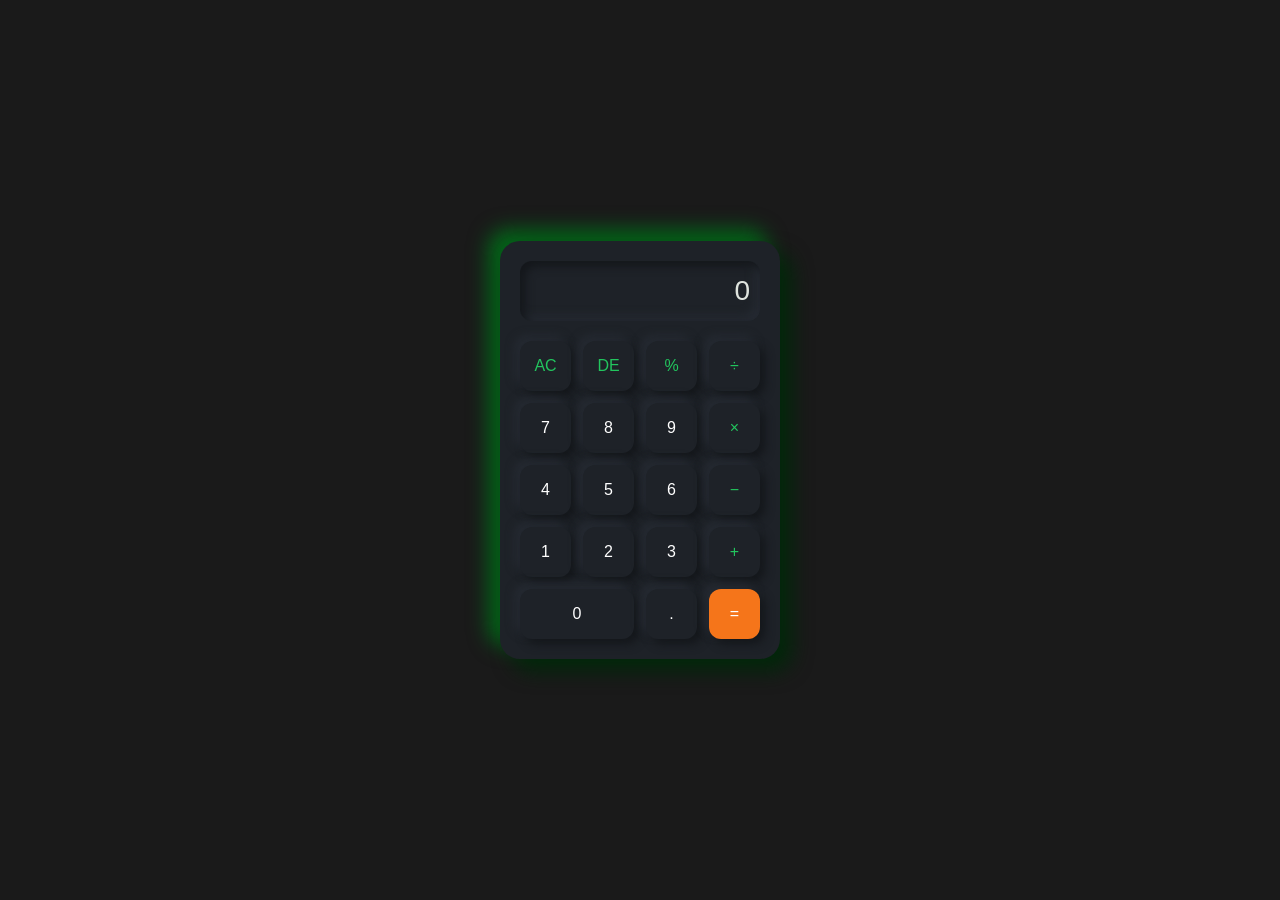
<file: index.html>
<!DOCTYPE html>
<html lang="en">
<head>
  <meta charset="UTF-8">
  <title>Dark Calculator</title>
  <link rel="stylesheet" href="style.css">
</head>
<body>

  <div class="calculator">
    <div class="display">
      <input type="text" id="screen" value="0" disabled>
    </div>

    <div class="buttons">
      <button class="fn">AC</button>
      <button class="fn">DE</button>
      <button class="fn">%</button>
      <button class="op">÷</button>

      <button>7</button>
      <button>8</button>
      <button>9</button>
      <button class="op">×</button>

      <button>4</button>
      <button>5</button>
      <button>6</button>
      <button class="op">−</button>

      <button>1</button>
      <button>2</button>
      <button>3</button>
      <button class="op">+</button>

      <button class="zero">0</button>
      <button>.</button>
      <button class="equal">=</button>
    </div>
  </div>

  <script src="script.js"></script>
</body>
</html>
</file>
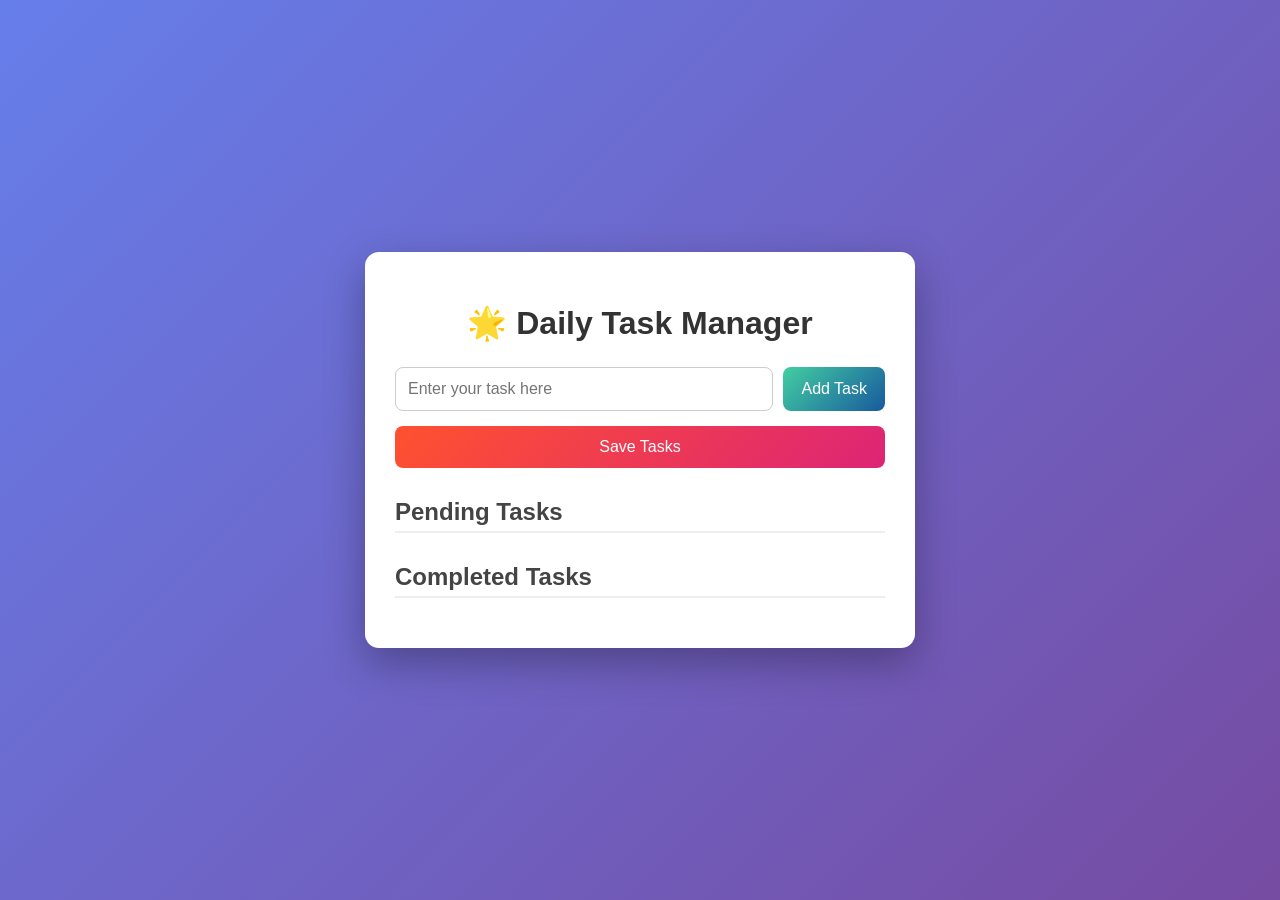
<file: index2.html>
<!DOCTYPE html>
<html lang="en">
<head>
  <meta charset="UTF-8">
  <title>Task Manager</title>
  <link rel="stylesheet" href="style2.css">
</head>
<body>

  <main class="app">
    <h1>🌟 Daily Task Manager</h1>

    <section class="input-area">
      <input type="text" id="taskInput" placeholder="Enter your task here">
      <button id="addTaskBtn">Add Task</button>
    </section>

    <button id="saveBtn">Save Tasks</button>

    <section>
      <h2>Pending Tasks</h2>
      <ul id="pendingList"></ul>
    </section>

    <section>
      <h2>Completed Tasks</h2>
      <ul id="completedList"></ul>
    </section>
  </main>

  <script src="script2.js"></script>
</body>
</html>
</file>
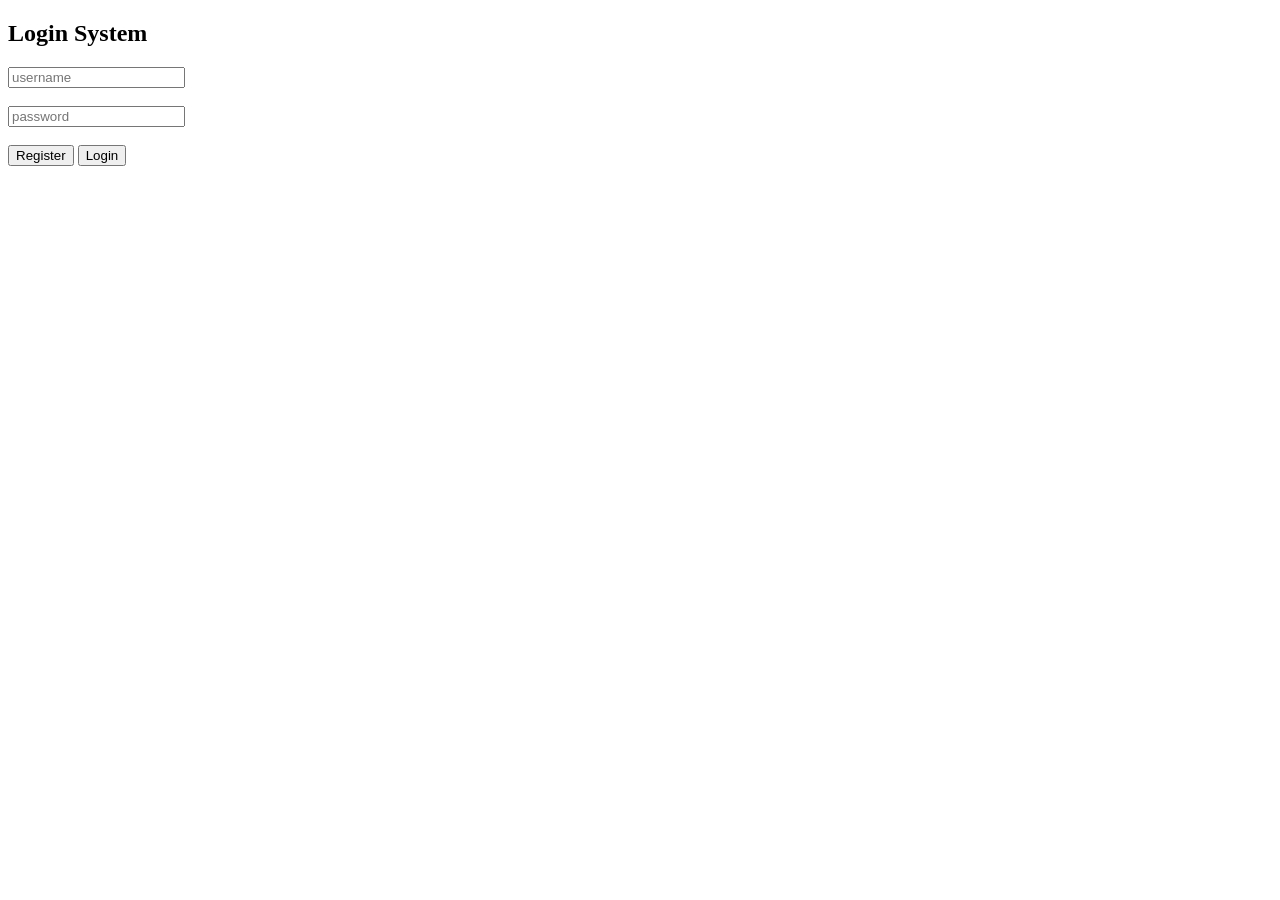
<file: index3.html>
<!DOCTYPE html>
<html>
<head>
    <title>Login</title>
</head>
<body>

<h2>Login System</h2>

<input id="u" placeholder="username"><br><br>
<input id="p" type="password" placeholder="password"><br><br>

<button onclick="register()">Register</button>
<button onclick="login()">Login</button>

<p id="msg"></p>

<script src="script3.js"></script>
</body>
</html>
</file>
<file: style.css>
* {
  box-sizing: border-box;
  font-family: "Segoe UI", sans-serif;
}

body {
  margin: 0;
  height: 100vh;
  display: flex;
  justify-content: center;
  align-items: center;
  background: #1a1a1a;
}

/* Calculator body */
.calculator {
  width: 280px;
  padding: 20px;
  border-radius: 20px;
  background: #1e2228;
  box-shadow: 12px 12px 20px #02270a,
              -12px -12px 20px #046519;
}

/* Display */
.display input {
  width: 100%;
  height: 60px;
  border: none;
  outline: none;
  background: #1e2228;
  color: rgb(223, 228, 222);
  font-size: 28px;
  text-align: right;
  padding: 10px;
  border-radius: 12px;
  box-shadow: inset 5px 5px 10px #14171b,
              inset -5px -5px 10px #262b33;
}

/* Buttons grid */
.buttons {
  margin-top: 20px;
  display: grid;
  grid-template-columns: repeat(4, 1fr);
  gap: 12px;
}

/* Buttons */
button {
  height: 50px;
  border: none;
  border-radius: 12px;
  background: #1e2228;
  color: white;
  font-size: 16px;
  cursor: pointer;
  box-shadow: 5px 5px 10px #14171b,
              -5px -5px 10px #262b33;
}

button:active {
  box-shadow: inset 4px 4px 8px #14171b,
              inset -4px -4px 8px #262b33;
}

/* Special buttons */
.op {
  color: #22c55e;
}

.fn {
  color: #22c55e;
}

.equal {
  background: #f5751a;
  color: white;
}

.zero {
  grid-column: span 2;
}
</file>
<file: style2.css>
* {
  box-sizing: border-box;
  font-family: "Segoe UI", sans-serif;
}

body {
  min-height: 100vh;
  margin: 0;
  background: linear-gradient(135deg, #667eea, #764ba2);
  display: flex;
  justify-content: center;
  align-items: center;
}

/* MAIN CARD */
.app {
  width: 550px;
  background: white;
  padding: 30px;
  border-radius: 14px;
  box-shadow: 0 15px 40px rgba(0, 0, 0, 0.3);
}

/* HEADINGS */
h1 {
  text-align: center;
  margin-bottom: 25px;
  color: #333;
}

h2 {
  margin-top: 30px;
  color: #444;
  border-bottom: 2px solid #eee;
  padding-bottom: 5px;
}

/* INPUT AREA */
.input-area {
  display: flex;
  gap: 10px;
}

.input-area input {
  flex: 1;
  padding: 12px;
  font-size: 16px;
  border-radius: 8px;
  border: 1px solid #ccc;
  outline: none;
}

.input-area input:focus {
  border-color: #667eea;
}

/* ADD BUTTON */
.input-area button {
  padding: 12px 18px;
  font-size: 16px;
  background: linear-gradient(135deg, #43cea2, #185a9d);
  color: white;
  border: none;
  border-radius: 8px;
  cursor: pointer;
  transition: transform 0.2s, box-shadow 0.2s;
}

.input-area button:hover {
  transform: translateY(-2px);
  box-shadow: 0 6px 15px rgba(0,0,0,0.2);
}

/* SAVE BUTTON */
#saveBtn {
  margin-top: 15px;
  width: 100%;
  padding: 12px;
  background: linear-gradient(135deg, #ff512f, #dd2476);
  border: none;
  border-radius: 8px;
  color: white;
  font-size: 16px;
  cursor: pointer;
}

#saveBtn:hover {
  opacity: 0.9;
}

/* LIST */
ul {
  list-style: none;
  padding: 0;
  margin-top: 15px;
}

/* TASK CARD */
li {
  background: #f7f8fc;
  margin-bottom: 12px;
  padding: 15px;
  border-radius: 10px;
  display: flex;
  justify-content: space-between;
  align-items: center;
  box-shadow: 0 4px 10px rgba(0,0,0,0.1);
}

/* TASK TEXT */
.task-text {
  font-size: 16px;
  color: #333;
}

.task-text.completed {
  text-decoration: line-through;
  color: #888;
}

/* TIME */
.task-time {
  font-size: 12px;
  color: #666;
  margin-top: 4px;
}

/* ACTION BUTTONS */
.actions button {
  margin-left: 6px;
  padding: 6px 10px;
  border-radius: 6px;
  border: none;
  cursor: pointer;
  color: white;
  font-size: 13px;
}

/* BUTTON COLORS */
.actions button.complete {
  background-color: #28a745;
}

.actions button.edit {
  background-color: #ffc107;
  color: #333;
}

.actions button.delete {
  background-color: #dc3545;
}

.actions button:hover {
  opacity: 0.85;
}
</file>
